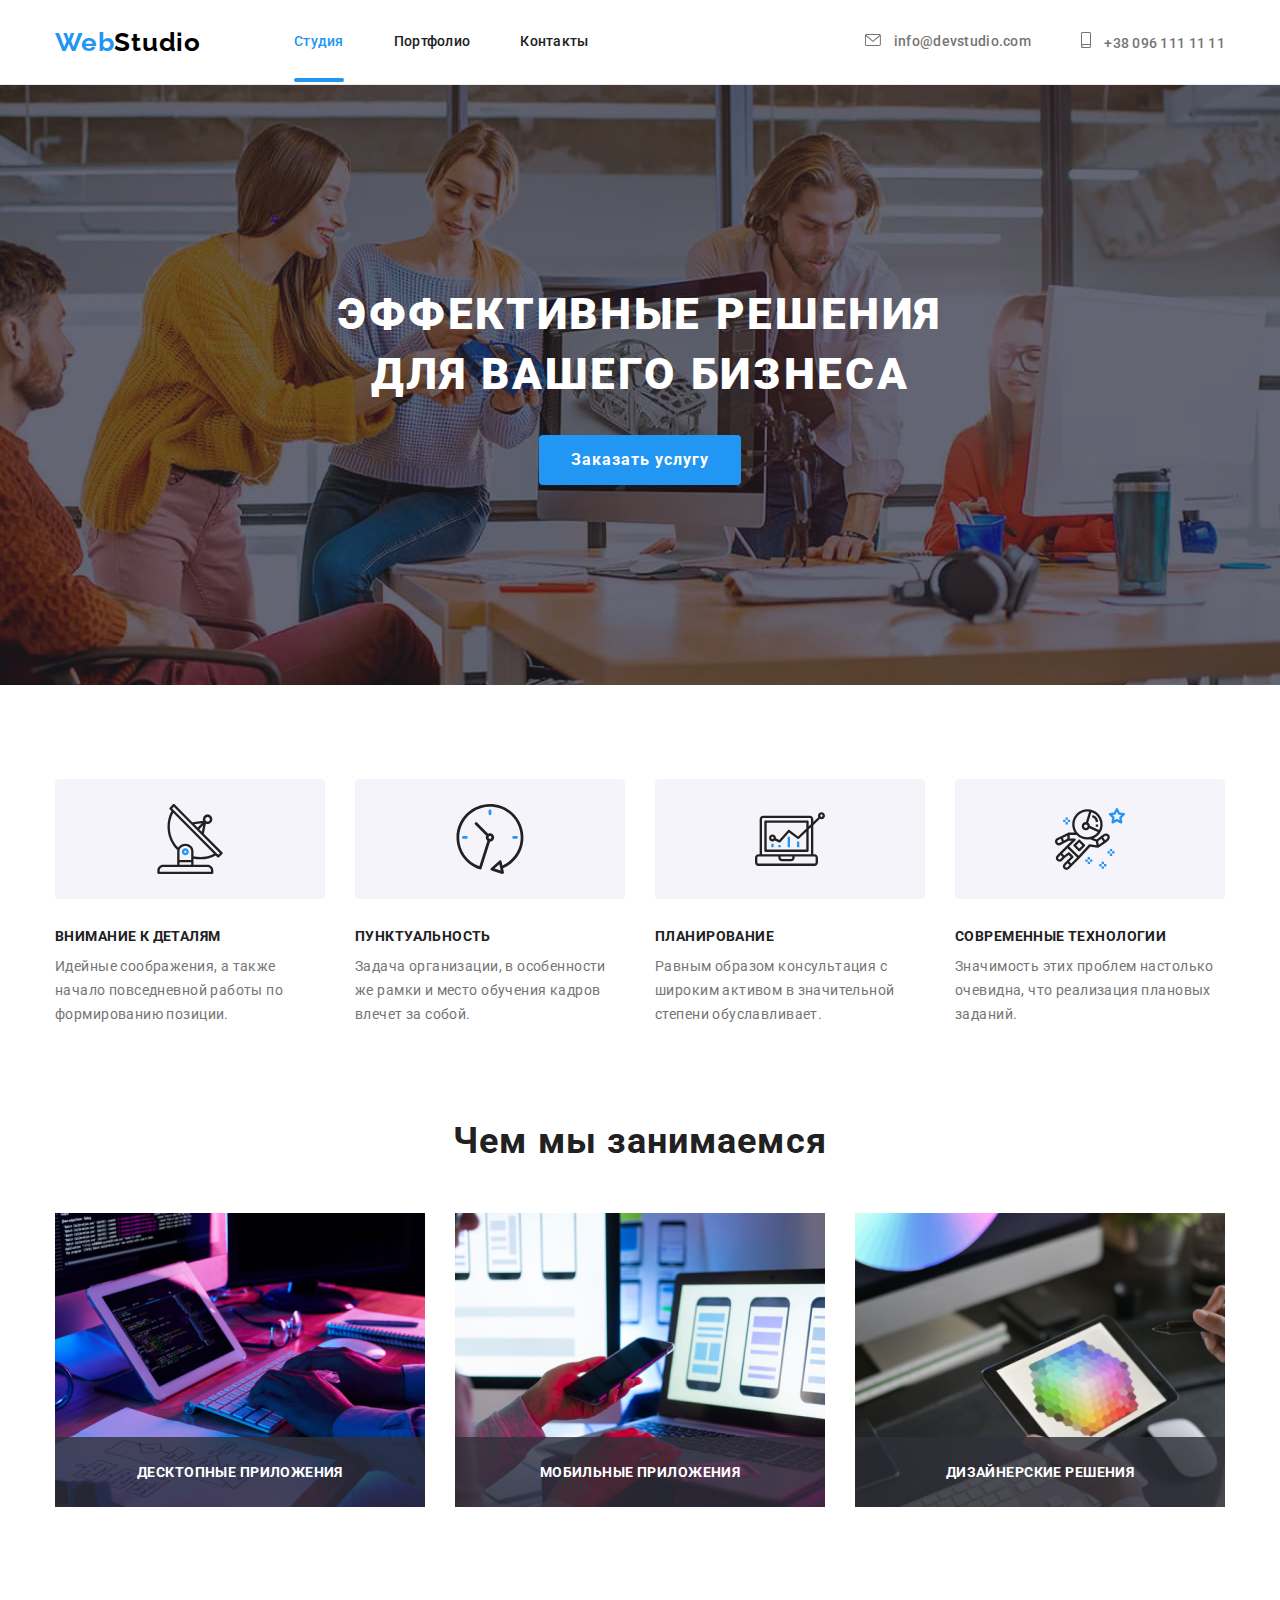
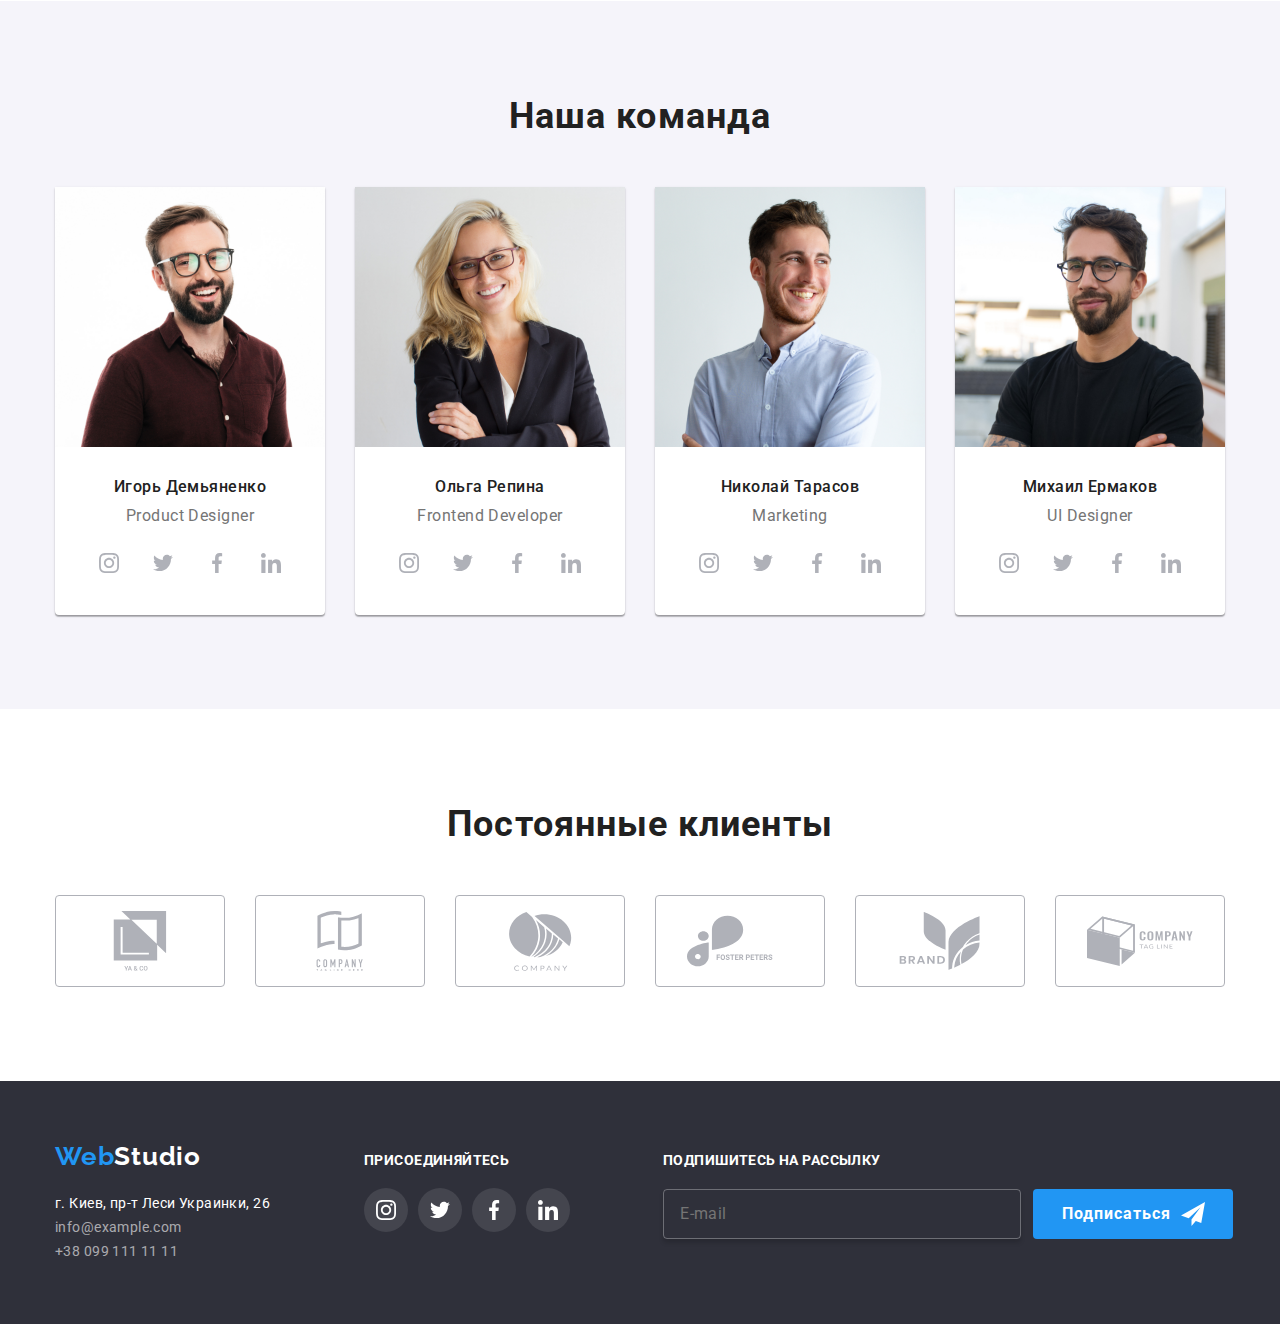
<file: index.html>
<!DOCTYPE html>
<html lang="ru">
  <head>
    <meta charset="UTF-8" />
    <meta http-equiv="X-UA-Compatible" content="IE=edge" />
    <meta name="viewport" content="width=device-width, initial-scale=1.0" />
    <title>Студия</title>
    <link rel="preconnect" href="https://fonts.googleapis.com" />
    <link rel="preconnect" href="https://fonts.gstatic.com" crossorigin />
    <link
      href="https://fonts.googleapis.com/css2?family=Raleway:wght@700&family=Roboto:wght@400;500;700;900&display=swap"
      rel="stylesheet"
    />
    <link
      rel="stylesheet"
      href="https://cdn.jsdelivr.net/npm/modern-normalize@1.1.0/modern-normalize.min.css"
    />
    <link rel="stylesheet" href="./css/styles.css" />
  </head>
  <body>
    <header class="header">
      <div class="container">
        <!--Верхняя линия-->
        <a
          class="logo link"
          href="./index.html"
          aria-label="Логотип сайта"
          lang="en"
          >Web<span class="logo-dark">Studio</span>
        </a>
        <!--Навигация-->
        <nav class="nav">
          <ul class="nav-list list">
            <li class="nav-item">
              <a class="nav-link current link" href="#">Студия</a>
            </li>
            <li class="nav-item">
              <a class="nav-link link" href="./portfolio.html">Портфолио</a>
            </li>
            <li class="nav-item">
              <a class="nav-link link" href="">Контакты</a>
            </li>
          </ul>
        </nav>
        <!--tel+e-mail-->
        <div class="contacts">
          <ul class="contact-list list">
            <li class="contact-item">
              <a class="contact-link link" href="mailto:info@devstudio.com">
                <svg class="icon-mail" width="16" height="12">
                  <use href="./images/icons.svg#icon-mail"></use>
                </svg>
                info@devstudio.com</a
              >
            </li>
            <li class="contact-item">
              <a class="contact-link link" href="tel:+380961111111">
                <svg class="icon-smartphone" width="10" height="16">
                  <use href="./images/icons.svg#icon-smartphone"></use>
                </svg>
                +38 096 111 11 11</a
              >
            </li>
          </ul>
        </div>
      </div>
    </header>

    <main>
      <!--Секция Герой-->
      <section class="hero">
        <div class="container">
          <h1 class="hero-title">Эффективные решения для вашего бизнеса</h1>
          <button class="hero-btn" type="button" data-modal-open>
            Заказать услугу
          </button>
        </div>
        <!-- Модальное окно -->
        <div class="backdrop is-hidden" data-modal>
          <div class="modal">
            <button class="modal-close-btn" type="button" data-modal-close>
              <svg width="18" height="18">
                <use href="./images/icons.svg#icon-close"></use>
              </svg>
            </button>
            <b class="modal-title">Оставьте свои данные, мы вам перезвоним</b>
            <form class="modal-form">
              <label class="modal-form-group">
                <span class="modal-form-label">Имя</span>
                <input
                  class="modal-form-input"
                  type="text"
                  name="client-name"
                  minlength="2"
                  required
                />
                <svg class="modal-form-icon" width="18" height="18">
                  <use href="./images/icons.svg#icon-modal-person"></use>
                </svg>
              </label>
              <label class="modal-form-group">
                <span class="modal-form-label">Телефон</span>
                <input
                  class="modal-form-input"
                  type="tel"
                  name="client-phone"
                  required
                />
                <svg class="modal-form-icon" width="18" height="18">
                  <use href="./images/icons.svg#icon-modal-phone"></use>
                </svg>
              </label>
              <label class="modal-form-group">
                <span class="modal-form-label">Почта</span>
                <input
                  class="modal-form-input"
                  type="email"
                  name="client-email"
                  required
                />
                <svg class="modal-form-icon" width="18" height="18">
                  <use href="./images/icons.svg#icon-modal-email"></use>
                </svg>
              </label>
              <label class="modal-form-group">
                <span class="modal-form-label">Комментарий</span>
                <textarea
                  class="modal-form-input modal-textarea"
                  name="client-coment"
                  rows="6"
                  placeholder="Введите текст"
                ></textarea>
              </label>
              <label class="modal-policy-group">
                <input
                  class="modal-form-checkbox visually-hidden"
                  type="checkbox"
                  name="agreement"
                />
                <span
                  class="custom-checkbox"
                  role="checkbox"
                  aria-checked="false"
                >
                  <svg class="icon-check" width="16" height="15">
                    <use href="./images/icons.svg#icon-check"></use>
                  </svg>
                </span>
                <span class="form-agreement-text"
                  >Соглашаюсь с рассылкой и принимаю
                  <a class="form-agreement-link" href="#">Условия договора</a>
                </span>
              </label>
              <button class="modal-submit-btn" type="submit">Отправить</button>
            </form>
          </div>
        </div>
      </section>

      <!--Особенности-->
      <section class="features">
        <div class="container">
          <h2 class="features-title" hidden>Особенности</h2>
          <ul class="features-list list">
            <li class="features-item">
              <div class="features-box">
                <svg width="70" height="70">
                  <use href="./images/icons.svg#icon-antenna"></use>
                </svg>
              </div>
              <h3 class="features-item-title">Внимание к деталям</h3>
              <p class="features-text">
                Идейные соображения, а также начало повседневной работы по
                формированию позиции.
              </p>
            </li>
            <li class="features-item">
              <div class="features-box">
                <svg width="70" height="70">
                  <use href="./images/icons.svg#icon-clock"></use>
                </svg>
              </div>
              <h3 class="features-item-title">Пунктуальность</h3>
              <p class="features-text">
                Задача организации, в особенности же рамки и место обучения
                кадров влечет за собой.
              </p>
            </li>
            <li class="features-item">
              <div class="features-box">
                <svg width="70" height="70">
                  <use href="./images/icons.svg#icon-diagram"></use>
                </svg>
              </div>
              <h3 class="features-item-title">Планирование</h3>
              <p class="features-text">
                Равным образом консультация с широким активом в значительной
                степени обуславливает.
              </p>
            </li>
            <li class="features-item">
              <div class="features-box">
                <svg width="70" height="70">
                  <use href="./images/icons.svg#icon-astronaut"></use>
                </svg>
              </div>
              <h3 class="features-item-title">Современные технологии</h3>
              <p class="features-text">
                Значимость этих проблем настолько очевидна, что реализация
                плановых заданий.
              </p>
            </li>
          </ul>
        </div>
      </section>

      <!--Чем мы занимаемся-->
      <section class="services">
        <div class="container">
          <h2 class="services-title">Чем мы занимаемся</h2>
          <ul class="services-list list">
            <li class="services-item">
              <img
                src="./images/we-do/workPC.jpg"
                alt="work PC"
                width="370"
                height="294"
              />
              <p class="service-description">Десктопные приложения</p>
            </li>
            <li class="services-item">
              <img
                src="./images/we-do/workPhone.jpg"
                alt="work Phone"
                width="370"
                height="294"
              />
              <p class="service-description">Мобильные приложения</p>
            </li>
            <li class="services-item">
              <img
                src="./images/we-do/workTablet.jpg"
                alt="work Tablet"
                width="370"
                height="294"
              />
              <p class="service-description">Дизайнерские решения</p>
            </li>
          </ul>
        </div>
      </section>

      <!--Список членов команды-->
      <section class="team">
        <div class="container">
          <h2 class="team-title">Наша команда</h2>
          <ul class="team-list list">
            <li class="team-item">
              <img
                src="./images/team/photo1.jpg"
                alt="Игорь Демьяненко - Product Designer"
                width="270"
                height="260"
              />
              <div class="team-content">
                <h3 class="team-subtitle">Игорь Демьяненко</h3>
                <p class="team-text" lang="en">Product Designer</p>
                <ul class="team-social-list list">
                  <li class="team-social-item">
                    <a href="#" class="team-social-link link">
                      <svg class="team-social-icon" width="20" height="20">
                        <use href="./images/icons.svg#icon-instagram"></use>
                      </svg>
                    </a>
                  </li>
                  <li class="team-social-item">
                    <a href="#" class="team-social-link link">
                      <svg class="team-social-icon" width="20" height="20">
                        <use href="./images/icons.svg#icon-twitter"></use>
                      </svg>
                    </a>
                  </li>
                  <li class="team-social-item">
                    <a href="#" class="team-social-link link">
                      <svg class="team-social-icon" width="20" height="20">
                        <use href="./images/icons.svg#icon-facebook"></use>
                      </svg>
                    </a>
                  </li>
                  <li class="team-social-item">
                    <a href="#" class="team-social-link link">
                      <svg class="team-social-icon" width="20" height="20">
                        <use href="./images/icons.svg#icon-linkedin"></use>
                      </svg>
                    </a>
                  </li>
                </ul>
              </div>
            </li>
            <li class="team-item">
              <img
                src="./images/team/photo2.jpg"
                alt="Ольга Репина - Frontend Developer"
                width="270"
                height="260"
              />
              <div class="team-content">
                <h3 class="team-subtitle">Ольга Репина</h3>
                <p class="team-text" lang="en">Frontend Developer</p>
                <ul class="team-social-list list">
                  <li class="team-social-item">
                    <a href="#" class="team-social-link link">
                      <svg class="team-social-icon" width="20" height="20">
                        <use href="./images/icons.svg#icon-instagram"></use>
                      </svg>
                    </a>
                  </li>
                  <li class="team-social-item">
                    <a href="#" class="team-social-link link">
                      <svg class="team-social-icon" width="20" height="20">
                        <use href="./images/icons.svg#icon-twitter"></use>
                      </svg>
                    </a>
                  </li>
                  <li class="team-social-item">
                    <a href="#" class="team-social-link link">
                      <svg class="team-social-icon" width="20" height="20">
                        <use href="./images/icons.svg#icon-facebook"></use>
                      </svg>
                    </a>
                  </li>
                  <li class="team-social-item">
                    <a href="#" class="team-social-link link">
                      <svg class="team-social-icon" width="20" height="20">
                        <use href="./images/icons.svg#icon-linkedin"></use>
                      </svg>
                    </a>
                  </li>
                </ul>
              </div>
            </li>
            <li class="team-item">
              <img
                src="./images/team/photo3.jpg"
                alt="Николай Тарасов - Marketing"
                width="270"
                height="260"
              />
              <div class="team-content">
                <h3 class="team-subtitle">Николай Тарасов</h3>
                <p class="team-text" lang="en">Marketing</p>
                <ul class="team-social-list list">
                  <li class="team-social-item">
                    <a href="#" class="team-social-link link">
                      <svg class="team-social-icon" width="20" height="20">
                        <use href="./images/icons.svg#icon-instagram"></use>
                      </svg>
                    </a>
                  </li>
                  <li class="team-social-item">
                    <a href="#" class="team-social-link link">
                      <svg class="team-social-icon" width="20" height="20">
                        <use href="./images/icons.svg#icon-twitter"></use>
                      </svg>
                    </a>
                  </li>
                  <li class="team-social-item">
                    <a href="#" class="team-social-link link">
                      <svg class="team-social-icon" width="20" height="20">
                        <use href="./images/icons.svg#icon-facebook"></use>
                      </svg>
                    </a>
                  </li>
                  <li class="team-social-item">
                    <a href="#" class="team-social-link link">
                      <svg class="team-social-icon" width="20" height="20">
                        <use href="./images/icons.svg#icon-linkedin"></use>
                      </svg>
                    </a>
                  </li>
                </ul>
              </div>
            </li>
            <li class="team-item">
              <img
                src="./images/team/photo4.jpg"
                alt="Михаил Ермаков - UI Designer"
                width="270"
                height="260"
              />
              <div class="team-content">
                <h3 class="team-subtitle">Михаил Ермаков</h3>
                <p class="team-text" lang="en">UI Designer</p>
                <ul class="team-social-list list">
                  <li class="team-social-item">
                    <a href="#" class="team-social-link link">
                      <svg class="team-social-icon" width="20" height="20">
                        <use href="./images/icons.svg#icon-instagram"></use>
                      </svg>
                    </a>
                  </li>
                  <li class="team-social-item">
                    <a href="#" class="team-social-link link">
                      <svg class="team-social-icon" width="20" height="20">
                        <use href="./images/icons.svg#icon-twitter"></use>
                      </svg>
                    </a>
                  </li>
                  <li class="team-social-item">
                    <a href="#" class="team-social-link link">
                      <svg class="team-social-icon" width="20" height="20">
                        <use href="./images/icons.svg#icon-facebook"></use>
                      </svg>
                    </a>
                  </li>
                  <li class="team-social-item">
                    <a href="#" class="team-social-link link">
                      <svg class="team-social-icon" width="20" height="20">
                        <use href="./images/icons.svg#icon-linkedin"></use>
                      </svg>
                    </a>
                  </li>
                </ul>
              </div>
            </li>
          </ul>
        </div>
      </section>
      <!-- Our clients -->
      <section class="clients">
        <div class="container">
          <h2 class="clients-title">Постоянные клиенты</h2>
          <div class="clients-container">
            <ul class="clients-list list">
              <li class="clients-item">
                <a href="#" class="clients-link">
                  <svg class="clients-icon" width="106" height="60">
                    <use href="./images/icons.svg#icon-company-1"></use>
                  </svg>
                </a>
              </li>
              <li class="clients-item">
                <a href="#" class="clients-link">
                  <svg class="clients-icon" width="106" height="60">
                    <use href="./images/icons.svg#icon-company-2"></use>
                  </svg>
                </a>
              </li>
              <li class="clients-item">
                <a href="#" class="clients-link">
                  <svg class="clients-icon" width="106" height="60">
                    <use href="./images/icons.svg#icon-company-3"></use>
                  </svg>
                </a>
              </li>
              <li class="clients-item">
                <a href="#" class="clients-link">
                  <svg class="clients-icon" width="106" height="60">
                    <use href="./images/icons.svg#icon-company-4"></use>
                  </svg>
                </a>
              </li>
              <li class="clients-item">
                <a href="#" class="clients-link">
                  <svg class="clients-icon" width="106" height="60">
                    <use href="./images/icons.svg#icon-company-5"></use>
                  </svg>
                </a>
              </li>
              <li class="clients-item">
                <a href="#" class="clients-link">
                  <svg class="clients-icon" width="106" height="60">
                    <use href="./images/icons.svg#icon-company-6"></use>
                  </svg>
                </a>
              </li>
            </ul>
          </div>
        </div>
      </section>
    </main>

    <!--Подвал, контакты-->
    <footer class="footer">
      <!--Лого-->
      <div class="container">
        <div class="logo-box">
          <a
            class="logo link logo-footer"
            href="./index.html"
            aria-label="Логотип сайта"
            lang="en"
            >Web<span class="logo-light">Studio</span>
          </a>
          <address class="address">
            <ul class="list">
              <li>
                <a
                  class="address-text"
                  target="_blank"
                  href="https://goo.gl/maps/DQ1r9ML3YU5eXVheA"
                  >г. Киев, пр-т Леси Украинки, 26</a
                >
              </li>
              <li>
                <a class="address-link link" href="mailto:info@example.com"
                  >info@example.com</a
                >
              </li>
              <li>
                <a class="address-link link" href="tel:+380991111111"
                  >+38 099 111 11 11</a
                >
              </li>
            </ul>
          </address>
        </div>
        <div class="join-box">
          <h3 class="join-title">присоединяйтесь</h3>
          <ul class="join-list list">
            <li class="join-item">
              <a href="#" class="join-link link">
                <svg class="join-icon" width="20" height="20">
                  <use href="./images/icons.svg#icon-instagram"></use>
                </svg>
              </a>
            </li>
            <li class="join-item">
              <a href="#" class="join-link link">
                <svg class="join-icon" width="20" height="20">
                  <use href="./images/icons.svg#icon-twitter"></use>
                </svg>
              </a>
            </li>
            <li class="join-item">
              <a href="#" class="join-link link">
                <svg class="join-icon" width="20" height="20">
                  <use href="./images/icons.svg#icon-facebook"></use>
                </svg>
              </a>
            </li>
            <li class="join-item">
              <a href="#" class="join-link link">
                <svg class="join-icon" width="20" height="20">
                  <use href="./images/icons.svg#icon-linkedin"></use>
                </svg>
              </a>
            </li>
          </ul>
        </div>
        <div class="subscribe-box">
          <b class="subscribe-tittle">Подпишитесь на рассылку</b>
          <form class="subscribe-form">
            <label for="client-email">
              <input
                class="subscribe-input-email"
                type="email"
                name="client-email"
                id="client-email"
                placeholder="E-mail"
              />
            </label>
            <button type="submit" class="subscribe-btn">
              Подписаться
              <svg class="icon-send" width="24" height="24">
                <use href="./images/icons.svg#icon-send"></use>
              </svg>
            </button>
          </form>
        </div>
      </div>
    </footer>
    <script src="./js/modal.js"></script>
  </body>
</html>
</file>
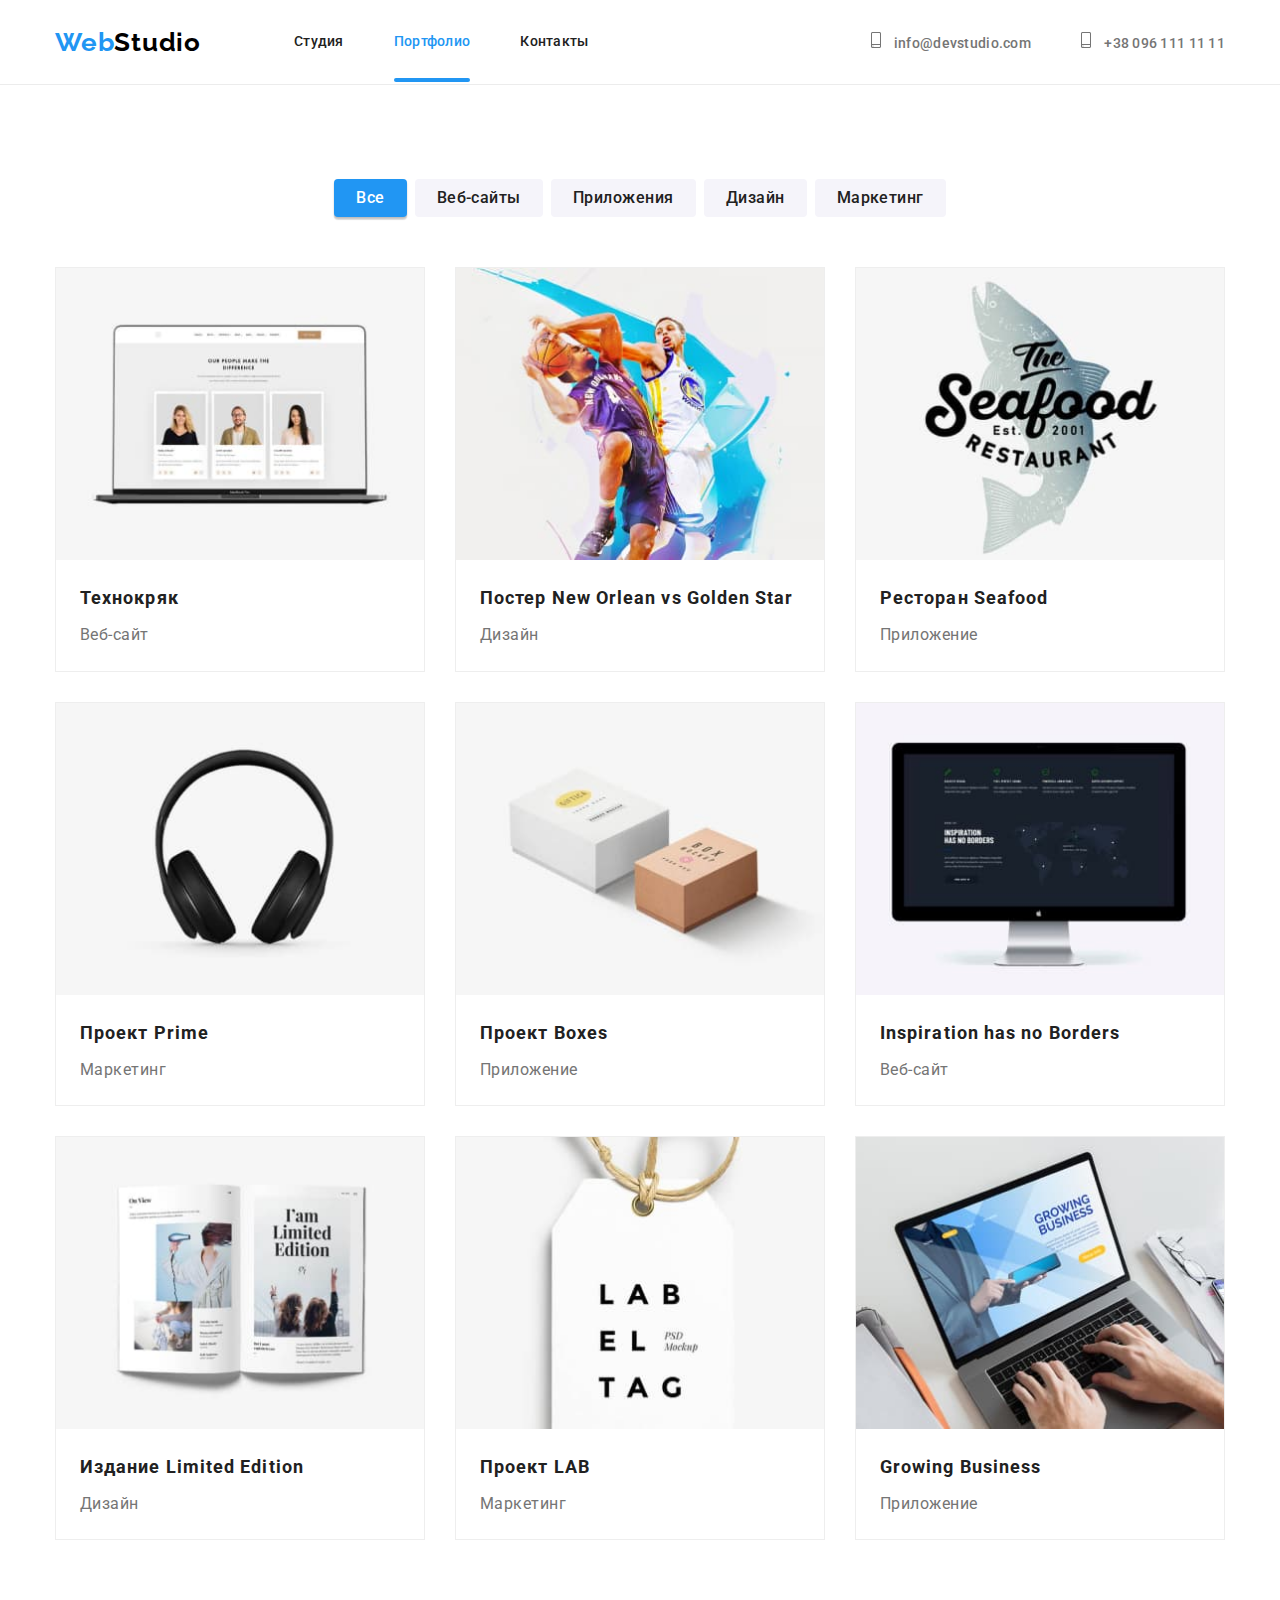
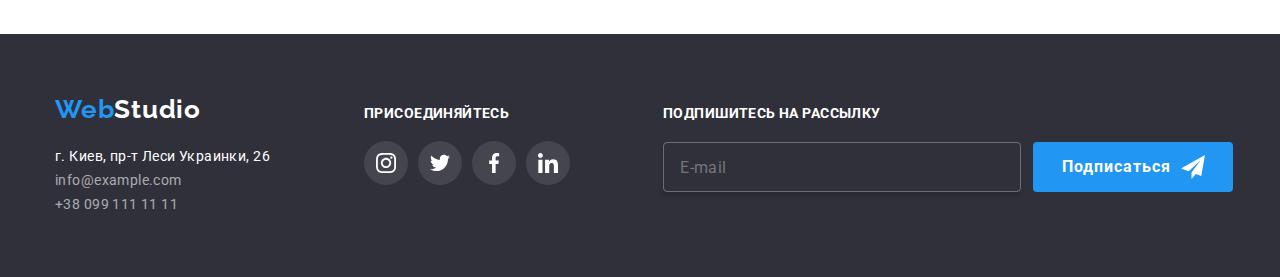
<file: portfolio.html>
<!DOCTYPE html>
<html lang="ru">
  <head>
    <meta charset="UTF-8" />
    <meta http-equiv="X-UA-Compatible" content="IE=edge" />
    <meta name="viewport" content="width=device-width, initial-scale=1.0" />
    <title>Портфолио</title>
    <link rel="preconnect" href="https://fonts.googleapis.com" />
    <link rel="preconnect" href="https://fonts.gstatic.com" crossorigin />
    <link
      href="https://fonts.googleapis.com/css2?family=Raleway:wght@700&family=Roboto:wght@400;500;700;900&display=swap"
      rel="stylesheet"
    />
    <link
      rel="stylesheet"
      href="https://cdn.jsdelivr.net/npm/modern-normalize@1.1.0/modern-normalize.min.css"
    />
    <link rel="stylesheet" href="./css/styles.css" />
  </head>
  <body>
    <header class="header">
      <div class="container">
        <!--Верхняя линия-->
        <a
          class="logo link"
          href="./index.html"
          aria-label="Логотип сайта"
          lang="en"
          >Web<span class="logo-dark">Studio</span>
        </a>
        <!--Навигация-->
        <nav class="nav">
          <ul class="nav-list list">
            <li class="nav-item">
              <a class="nav-link link" href="./index.html">Студия</a>
            </li>
            <li class="nav-item">
              <a class="nav-link current link" href="./portfolio.html"
                >Портфолио</a
              >
            </li>
            <li class="nav-item">
              <a class="nav-link link" href="">Контакты</a>
            </li>
          </ul>
        </nav>
        <!--tel+e-mail-->
        <div class="contacts">
          <ul class="contact-list list">
            <li class="contact-item">
              <a class="contact-link link" href="mailto:info@devstudio.com">
                <svg class="icon-smartphone" width="10" height="16">
                  <use href="./images/icons.svg#icon-smartphone"></use>
                </svg>
                info@devstudio.com</a
              >
            </li>
            <li class="contact-item">
              <a class="contact-link link" href="tel:+380961111111">
                <svg class="icon-smartphone" width="10" height="16">
                  <use href="./images/icons.svg#icon-smartphone"></use>
                </svg>
                +38 096 111 11 11</a
              >
            </li>
          </ul>
        </div>
      </div>
    </header>

    <main>
      <!--Наши проекты-->
      <section class="btn-filter">
        <div class="container">
          <h1 class="btn-title" hidden>Наши проекты</h1>
          <div class="nav-btn">
            <!--Кнопки фильтров списка проектов-->
            <ul class="btn-list list">
              <li class="btn-item">
                <button class="btn-text current" type="button">Все</button>
              </li>
              <li class="btn-item">
                <button class="btn-text" type="button">Веб-сайты</button>
              </li>
              <li class="btn-item">
                <button class="btn-text" type="button">Приложения</button>
              </li>
              <li class="btn-item">
                <button class="btn-text" type="button">Дизайн</button>
              </li>
              <li class="btn-item">
                <button class="btn-text" type="button">Маркетинг</button>
              </li>
            </ul>
          </div>

          <!--Галерея проектов-->
          <ul class="gallery-list list">
            <li class="gallery-item">
              <a class="gallery-link link" href="#">
                <div class="gallery-img-box">
                  <img
                    src="./images/our-project/tehnokryak.jpg"
                    alt="Интерфейс сайта"
                    width="370"
                    height="294"
                  />
                  <p class="gallery-description">
                    Ресурс предлагает комплексные предложения с разным уровнем
                    функционала и сервисов. Все это позволит посетителю получить
                    исчерпывающие сведения о компании или частном лице.
                  </p>
                </div>
                <div class="gallery-content">
                  <h2 class="gallery-title">Технокряк</h2>
                  <p class="gallery-text">Веб-сайт</p>
                </div>
              </a>
            </li>
            <li class="gallery-item">
              <a class="gallery-link link" href="#">
                <div class="gallery-img-box">
                  <img
                    src="./images/our-project/poster-no-gs.jpg"
                    alt="Баскетболисты"
                    width="370"
                    height="294"
                  />
                  <p class="gallery-description">
                    Ресурс предлагает комплексные предложения с разным уровнем
                    функционала и сервисов. Все это позволит посетителю получить
                    исчерпывающие сведения о компании или частном лице.
                  </p>
                </div>
                <div class="gallery-content">
                  <h2 class="gallery-title">
                    Постер New Orlean vs Golden Star
                  </h2>
                  <p class="gallery-text">Дизайн</p>
                </div>
              </a>
            </li>
            <li class="gallery-item">
              <a class="gallery-link link" href="#">
                <div class="gallery-img-box">
                  <img
                    src="./images/our-project/seafood.jpg"
                    alt="Интерфейс приложения"
                    width="370"
                    height="294"
                  />
                  <p class="gallery-description">
                    Ресурс предлагает комплексные предложения с разным уровнем
                    функционала и сервисов. Все это позволит посетителю получить
                    исчерпывающие сведения о компании или частном лице.
                  </p>
                </div>
                <div class="gallery-content">
                  <h2 class="gallery-title">Ресторан Seafood</h2>
                  <p class="gallery-text">Приложение</p>
                </div>
              </a>
            </li>
            <li class="gallery-item">
              <a class="gallery-link link" href="#">
                <div class="gallery-img-box">
                  <img
                    src="./images/our-project/project-prime.jpg"
                    alt="Наушники"
                    width="370"
                    height="294"
                  />
                  <p class="gallery-description">
                    Ресурс предлагает комплексные предложения с разным уровнем
                    функционала и сервисов. Все это позволит посетителю получить
                    исчерпывающие сведения о компании или частном лице.
                  </p>
                </div>
                <div class="gallery-content">
                  <h2 class="gallery-title">Проект Prime</h2>
                  <p class="gallery-text">Маркетинг</p>
                </div>
              </a>
            </li>
            <li class="gallery-item">
              <a class="gallery-link link" href="#">
                <div class="gallery-img-box">
                  <img
                    src="./images/our-project/project-boxes.jpg"
                    alt="Коробки"
                    width="370"
                    height="294"
                  />
                  <p class="gallery-description">
                    Ресурс предлагает комплексные предложения с разным уровнем
                    функционала и сервисов. Все это позволит посетителю получить
                    исчерпывающие сведения о компании или частном лице.
                  </p>
                </div>
                <div class="gallery-content">
                  <h2 class="gallery-title">Проект Boxes</h2>
                  <p class="gallery-text">Приложение</p>
                </div>
              </a>
            </li>
            <li class="gallery-item">
              <a class="gallery-link link" href="#">
                <div class="gallery-img-box">
                  <img
                    src="./images/our-project/inspitation.jpg"
                    alt="Интерфейс сайта"
                    width="370"
                    height="294"
                  />
                  <p class="gallery-description">
                    Ресурс предлагает комплексные предложения с разным уровнем
                    функционала и сервисов. Все это позволит посетителю получить
                    исчерпывающие сведения о компании или частном лице.
                  </p>
                </div>
                <div class="gallery-content">
                  <h2 class="gallery-title">Inspiration has no Borders</h2>
                  <p class="gallery-text">Веб-сайт</p>
                </div>
              </a>
            </li>
            <li class="gallery-item">
              <a class="gallery-link link" href="#">
                <div class="gallery-img-box">
                  <img
                    src="./images/our-project/limited-publish.jpg"
                    alt="Журнал"
                    width="370"
                    height="294"
                  />
                  <p class="gallery-description">
                    Ресурс предлагает комплексные предложения с разным уровнем
                    функционала и сервисов. Все это позволит посетителю получить
                    исчерпывающие сведения о компании или частном лице.
                  </p>
                </div>
                <div class="gallery-content">
                  <h2 class="gallery-title">Издание Limited Edition</h2>
                  <p class="gallery-text">Дизайн</p>
                </div>
              </a>
            </li>
            <li class="gallery-item">
              <a class="gallery-link link" href="#">
                <div class="gallery-img-box">
                  <img
                    src="./images/our-project/project-lab.jpg"
                    alt="Бирка"
                    width="370"
                    height="294"
                  />
                  <p class="gallery-description">
                    Ресурс предлагает комплексные предложения с разным уровнем
                    функционала и сервисов. Все это позволит посетителю получить
                    исчерпывающие сведения о компании или частном лице.
                  </p>
                </div>
                <div class="gallery-content">
                  <h2 class="gallery-title">Проект LAB</h2>
                  <p class="gallery-text">Маркетинг</p>
                </div>
              </a>
            </li>
            <li class="gallery-item">
              <a class="gallery-link link" href="#">
                <div class="gallery-img-box">
                  <img
                    src="./images/our-project/growing-app.jpg"
                    alt="Ноутбук"
                    width="370"
                    height="294"
                  />
                  <p class="gallery-description">
                    Ресурс предлагает комплексные предложения с разным уровнем
                    функционала и сервисов. Все это позволит посетителю получить
                    исчерпывающие сведения о компании или частном лице.
                  </p>
                </div>
                <div class="gallery-content">
                  <h2 class="gallery-title">Growing Business</h2>
                  <p class="gallery-text">Приложение</p>
                </div>
              </a>
            </li>
          </ul>
        </div>
      </section>
    </main>

    <!--Подвал, контакты-->
    <footer class="footer">
      <!--Лого-->
      <div class="container">
        <div class="logo-box">
          <a
            class="logo link logo-footer"
            href="./index.html"
            aria-label="Логотип сайта"
            lang="en"
            >Web<span class="logo-light">Studio</span>
          </a>
          <address class="address">
            <ul class="list">
              <li>
                <a
                  class="address-text"
                  target="_blank"
                  href="https://goo.gl/maps/DQ1r9ML3YU5eXVheA"
                  >г. Киев, пр-т Леси Украинки, 26</a
                >
              </li>
              <li>
                <a class="address-link link" href="mailto:info@example.com"
                  >info@example.com</a
                >
              </li>
              <li>
                <a class="address-link link" href="tel:+380991111111"
                  >+38 099 111 11 11</a
                >
              </li>
            </ul>
          </address>
        </div>
        <div class="join-box">
          <h3 class="join-title">присоединяйтесь</h3>
          <ul class="join-list list">
            <li class="join-item">
              <a href="#" class="join-link link">
                <svg class="join-icon" width="20" height="20">
                  <use href="./images/icons.svg#icon-instagram"></use>
                </svg>
              </a>
            </li>
            <li class="join-item">
              <a href="#" class="join-link link">
                <svg class="join-icon" width="20" height="20">
                  <use href="./images/icons.svg#icon-twitter"></use>
                </svg>
              </a>
            </li>
            <li class="join-item">
              <a href="#" class="join-link link">
                <svg class="join-icon" width="20" height="20">
                  <use href="./images/icons.svg#icon-facebook"></use>
                </svg>
              </a>
            </li>
            <li class="join-item">
              <a href="#" class="join-link link">
                <svg class="join-icon" width="20" height="20">
                  <use href="./images/icons.svg#icon-linkedin"></use>
                </svg>
              </a>
            </li>
          </ul>
        </div>
        <div class="subscribe-box">
          <b class="subscribe-tittle">Подпишитесь на рассылку</b>
          <form class="subscribe-form">
            <label for="client-email">
              <input
                class="subscribe-input-email"
                type="email"
                name="client-email"
                id="client-email"
                placeholder="E-mail"
              />
            </label>
            <button class="subscribe-btn">
              Подписаться
              <svg class="icon-send" width="24" height="24">
                <use href="./images/icons.svg#icon-send"></use>
              </svg>
            </button>
          </form>
        </div>
      </div>
    </footer>
  </body>
</html>
</file>
<file: css/styles.css>
:root {
  --main-font: "Roboto", sans-serif;
  --secondary-font: "Raleway", sans-serif;

  /*Text colors */
  --accent-color: #2196f3;
  --main-text-color: #757575;
  --secondary-text-color: #212121;
  --third-color: #ffffff;

  /*Background colors */
  --main-bg-color: #ffffff;
  --secondary-bg-color: #f5f4fa;
  --dark-bg-color: #2f303a;
  --hero-btn-hover: #188ce8;
  --gallery-item-border: #eeeeee;
  --main-icon-color: #afb1b8;
  --modal-backdrop: rgba(0, 0, 0, 0.2);
  --modal-btn-bg: rgba(0, 0, 0, 0.1);
}

body {
  color: var(--main-text-color);
  font-family: var(--main-font);
  font-size: 14px;
  letter-spacing: 0.03em;
}

h1,
h2,
h3,
h4,
h5,
h6,
p,
ul {
  margin: 0;
  padding: 0;
}

img {
  display: block;
  max-width: 100%;
  height: auto;
}
.visually-hidden {
  position: absolute;
  width: 1px;
  height: 1px;
  margin: -1px;
  border: 0;
  padding: 0;

  white-space: nowrap;
  clip-path: inset(100%);
  clip: rect(0 0 0 0);
  overflow: hidden;
}

.link {
  text-decoration: none;
  color: currentColor;
}
.link:hover,
.link:focus {
  color: var(--accent-color);
}
.list {
  list-style: none;
}

/* ---Студия---*/
.services-title,
.team-title,
.clients-title {
  font-weight: 700;
  font-size: 36px;
  line-height: 1.17;
  text-align: center;
  letter-spacing: 0.03em;
  color: var(--secondary-text-color);
}

.container {
  margin-left: auto;
  margin-right: auto;
  width: 1200px;
  padding: 0 15px;
  /* outline: 2px solid tomato; */
}

/* Хедер */
.header {
  background-color: var(--main-bg-color);
  border-bottom: 1px solid #ececec;
}

.header > .container {
  display: flex;
  align-items: center;
}
.logo {
  font-family: var(--secondary-font);
  font-weight: 700;
  font-size: 26px;
  line-height: 1.19;
  letter-spacing: 0.03em;
  color: var(--accent-color);

  margin-right: 93px;
}
.logo-dark {
  color: #000000;
}

/* Навигация */
.nav-link,
.contact-link {
  display: block;
  padding: 32px 0;

  font-weight: 500;
  font-size: 14px;
  line-height: 1.14;
  letter-spacing: 0.02em;
  transition: all 250ms cubic-bezier(0.4, 0, 0.2, 1);
}
.nav-link {
  position: relative;
  color: var(--secondary-text-color);
}
.nav-link.current {
  color: var(--accent-color);
}
.nav-link.current::after {
  position: absolute;
  bottom: 0;
  left: 0;
  content: "";
  display: block;
  width: 100%;
  height: 4px;
  background: var(--accent-color);
  border-radius: 2px;
}
.nav-list {
  display: flex;
  align-items: center;
}
.nav-item {
  margin-right: 50px;
}
.nav-item:last-child {
  margin-right: 0;
}
.contacts {
  display: flex;
  align-items: center;
  margin-left: auto;
}
.contact-link {
  color: var(--main-text-color);
}
.contact-list {
  display: flex;
  align-items: center;
}
.contact-item {
  margin-right: 50px;
}
.contact-item:last-child {
  margin-right: 0;
}
.icon-mail,
.icon-smartphone {
  margin-right: 10px;
  fill: currentColor;
}
.icon-mail:hover,
.icon-smartphone:hover {
  fill: currentColor;
}

/* Секция Герой */
.hero {
  padding-top: 200px;
  padding-bottom: 200px;
  text-align: center;
  /* background-color: var(--dark-bg-color); */
  background-image: linear-gradient(
      to right,
      rgba(47, 48, 58, 0.4),
      rgba(47, 48, 58, 0.4)
    ),
    url(../images/hero/hero-bg.jpg);
  background-repeat: no-repeat;
  background-position: center;
  max-width: 1600px;
  max-height: 600px;
  margin-left: auto;
  margin-right: auto;
}
.hero-title {
  width: 696px;
  align-items: center;
  margin-left: auto;
  margin-right: auto;
  margin-bottom: 30px;
  font-weight: 900;
  font-size: 44px;
  line-height: 1.36;
  letter-spacing: 0.06em;
  text-transform: uppercase;
  color: var(--third-color);
}
.hero-btn {
  padding: 10px 32px;
  font-weight: 700;
  font-size: 16px;
  line-height: 1.88;
  letter-spacing: 0.06em;
  color: var(--third-color);
  background-color: var(--accent-color);
  border: none;
  border-radius: 4px;
  transition-property: background;
  transition-duration: 250ms;
  transition-timing-function: cubic-bezier(0.4, 0, 0.2, 1);
}
.hero-btn:hover,
.hero-btn:focus {
  color: var(--third-color);
  background-color: var(--hero-btn-hover);
}
.backdrop {
  position: fixed;
  top: 0;
  left: 0;
  width: 100%;
  height: 100%;
  background-color: var(--modal-backdrop);
  transition: all 250ms cubic-bezier(0.4, 0, 0.2, 1);
  z-index: 2;
}
.backdrop.is-hidden {
  visibility: hidden;
  opacity: 0;
  pointer-events: none;
}
.modal {
  position: absolute;
  top: 50%;
  left: 50%;
  transform: translate(-50%, -50%) scale(1.1);
  width: 528px;
  height: 581px;
  padding: 40px;
  background-color: var(--main-bg-color);
  box-shadow: 0px 1px 3px rgba(0, 0, 0, 0.12), 0px 1px 1px rgba(0, 0, 0, 0.14),
    0px 2px 1px rgba(0, 0, 0, 0.2);
  border-radius: 4px;
}

.modal-close-btn {
  position: absolute;
  top: 8px;
  right: 8px;
  display: flex;
  align-items: center;
  justify-content: center;
  width: 30px;
  height: 30px;
  background: var(--main-bg-color);
  border: 1px solid var(--modal-btn-bg);
  border-radius: 50%;
  cursor: pointer;
  transition: all 250ms cubic-bezier(0.4, 0, 0.2, 1);
}
.modal-close-btn:hover,
.modal-close-btn:focus {
  fill: var(--accent-color);
}
.modal-title {
  display: block;
  margin-bottom: 12px;

  font-weight: 700;
  font-size: 20px;
  line-height: 23px;
  text-align: center;
  letter-spacing: 0.03em;
  color: var(--secondary-text-color);
}
.modal-form-group {
  position: relative;
  display: block;
  margin-bottom: 10px;
}
.modal-form-label {
  display: inline-block;
  width: 100%;
  margin-bottom: 4px;

  font-weight: 400;
  font-size: 12px;
  line-height: 1.17;
  letter-spacing: 0.01em;
  text-align: start;
  color: var(--main-text-color);
}
.modal-form-input {
  width: 100%;
  padding: 12px 42px;
  border: 1px solid rgba(33, 33, 33, 0.2);
  border-radius: 4px;
  outline: transparent;
  transition: all 250ms cubic-bezier(0.4, 0, 0.2, 1);
}
.modal-form-icon {
  position: absolute;
  bottom: 11px;
  left: 12px;
}
.modal-form-input:hover,
.modal-form-input:focus {
  box-shadow: 0px 1px 3px rgba(0, 0, 0, 0.12), 0px 1px 1px rgba(0, 0, 0, 0.14),
    0px 2px 1px rgba(0, 0, 0, 0.2);
}
.modal-form-input:hover,
.modal-form-input:hover + .modal-form-icon,
.modal-form-input:focus,
.modal-form-input:focus + .modal-form-icon {
  border-color: var(--accent-color);
  fill: var(--accent-color);
}
.modal-textarea {
  padding: 12px 16px;

  font-weight: 400;
  font-size: 14px;
  line-height: 1.14;
  letter-spacing: 0.01em;
  color: rgba(117, 117, 117, 0.5);
  resize: none;
}
.modal-policy-group {
  display: flex;
  align-items: center;
  justify-content: center;
  margin-bottom: 30px;
}
.custom-checkbox {
  display: flex;
  align-items: center;
  justify-content: center;
  width: 16px;
  height: 15px;
  margin-right: 9px;

  border-radius: 4px;
  border: 2px solid var(--secondary-text-color);
  cursor: pointer;

  transition: all 250ms cubic-bezier(0.4, 0, 0.2, 1);
}
.modal-form-checkbox:hover + .custom-checkbox,
.modal-form-checkbox:focus + .custom-checkbox {
  border: 2px solid var(--accent-color);
  box-shadow: 0px 1px 3px rgba(0, 0, 0, 0.12), 0px 1px 1px rgba(0, 0, 0, 0.14),
    0px 2px 1px rgba(0, 0, 0, 0.2);
}

.modal-form-checkbox:checked + .custom-checkbox {
  background-color: var(--accent-color);
  border: 2px solid var(--accent-color);
}
.icon-check {
  opacity: 0;
  transition: fill 250ms cubic-bezier(0.4, 0, 0.2, 1);
  fill: var(--main-bg-color);
}
.modal-form-checkbox:checked + .custom-checkbox .icon-check {
  opacity: 1;
}
.form-agreement-text {
  font-weight: 400;
  font-size: 14px;
  line-height: 1.7;
  letter-spacing: 0.03em;
  color: var(--main-text-color);
}
.form-agreement-link {
  text-decoration: underline;
  color: var(--accent-color);
}
.modal-submit-btn {
  display: block;
  width: 200px;
  height: 50px;
  margin: 0 auto;

  font-weight: 700;
  font-size: 16px;
  line-height: 1.9;
  letter-spacing: 0.06em;
  color: var(--third-color);
  background: var(--accent-color);

  border: none;
  border-radius: 4px;
  box-shadow: 0px 4px 4px rgba(0, 0, 0, 0.15);

  transition: all 250ms cubic-bezier(0.4, 0, 0.2, 1);
}
.modal-submit-btn:hover,
.modal-submit-btn:focus {
  color: var(--main-bg-color);
  background-color: var(--hero-btn-hover);
}
/* Особености */ /* Чем мы занимаемся */
.features-list,
.services-list {
  display: flex;
  align-items: center;
  margin-left: auto;
}
.features-item {
  margin-right: 30px;
  width: 270px;
}
.features-item:last-child {
  margin-right: 0;
}
.features {
  padding-top: 94px;
  padding-bottom: 94px;
  background-color: var(--main-bg-color);
}

.features-item-title {
  margin-bottom: 10px;
  font-weight: 700;
  font-size: 14px;
  line-height: 1.14;
  letter-spacing: 0.03em;
  text-transform: uppercase;
  color: var(--secondary-text-color);
}
.features-text {
  font-weight: 400;
  font-size: 14px;
  line-height: 1.71;
  letter-spacing: 0.03em;
  color: var(--main-text-color);
}
.features-box {
  display: flex;
  width: 270px;
  height: 120px;
  background-color: var(--secondary-bg-color);
  align-items: center;
  justify-content: center;
  border-radius: 4px;
  margin-bottom: 30px;
}
.services {
  padding-bottom: 94px;
  background-color: var(--main-bg-color);
}
.services-title {
  margin-bottom: 50px;
}
.services-item {
  position: relative;
  margin-right: 30px;
}
.services-item:last-child {
  margin-right: 0;
}
.service-description {
  position: absolute;
  left: 0;
  bottom: 0;
  display: block;
  width: 100%;
  padding-top: 27px;
  padding-bottom: 27px;
  font-weight: 700;
  font-size: 14px;
  line-height: 16px;
  text-align: center;
  letter-spacing: 0.03em;
  text-transform: uppercase;
  color: var(--third-color);
  background-color: rgba(47, 48, 58, 0.8);
}
/* Наша команда */
.team {
  padding: 94px 0;
  background-color: var(--secondary-bg-color);
}
.team-title {
  margin-bottom: 50px;
}
.team-list {
  display: flex;
  align-items: center;
}
.team-item {
  margin-right: 30px;
  background-color: var(--main-bg-color);
  box-shadow: 0px 1px 3px rgba(0, 0, 0, 0.12), 0px 1px 1px rgba(0, 0, 0, 0.14),
    0px 2px 1px rgba(0, 0, 0, 0.2);
  border-radius: 0px 0px 4px 4px;
}
.team-item:last-child {
  margin-right: 0;
}
.team-subtitle {
  margin-bottom: 10px;
  font-weight: 500;
  font-size: 16px;
  line-height: 1.19;
  text-align: center;
  letter-spacing: 0.03em;
  color: var(--secondary-text-color);
}
.team-text {
  font-weight: 400;
  font-size: 16px;
  line-height: 1.19;
  text-align: center;
  letter-spacing: 0.03em;
  color: var(--main-text-color);
  margin-bottom: 16px;
}
.team-content {
  padding-top: 30px;
  padding-bottom: 30px;
  display: flex;
  flex-direction: column;
  width: 270px;
  align-items: center;
}
.team-social-list {
  display: flex;
}
.team-social-item {
  display: flex;
  margin-right: 10px;
}
.team-social-item:last-child {
  margin-right: 0;
}
.team-social-link {
  width: 44px;
  height: 44px;
  fill: var(--main-icon-color);
  display: flex;
  border-radius: 50%;
  align-items: center;
  justify-content: center;
  transition: all 250ms cubic-bezier(0.4, 0, 0.2, 1);
}
.team-social-link:hover,
.team-social-link:focus {
  background-color: var(--accent-color);
  fill: var(--main-bg-color);
}
/* Секция "Наши клиенты" */
.clients {
  padding: 94px 0;
}
.clients-title {
  margin-bottom: 50px;
}
.clients-list {
  display: flex;
}
.clients-item {
  display: flex;
  margin-right: 30px;
}
.clients-item:last-child {
  margin-right: 0;
}
.clients-link {
  display: flex;
  width: 170px;
  height: 92px;
  border: 1px solid var(--main-icon-color);
  align-items: center;
  justify-content: center;
  fill: var(--main-icon-color);
  border-radius: 4px;
  transition: all 250ms cubic-bezier(0.4, 0, 0.2, 1);
}
.clients-link:hover,
.clients-link:focus {
  border: 1px solid var(--accent-color);
  fill: var(--accent-color);
}
/* Подвал */
.footer {
  padding: 60px 0;
  background-color: var(--dark-bg-color);
  box-sizing: border-box;
}
.footer > .container {
  display: flex;
  justify-content: flex-start;
  align-items: baseline;
}
.logo-box {
  margin-right: 70px;
  display: flex;
  flex-direction: column;
}
.logo-light {
  color: var(--third-color);
}
.logo-footer {
  margin-bottom: 20px;
}
.address {
  font-style: normal;
  display: flex;
  flex-direction: column;
}
.address-text {
  margin-bottom: 9px;
  font-weight: 400;
  font-size: 14px;
  line-height: 1.71;
  letter-spacing: 0.03em;
  color: var(--third-color);
  text-decoration: none;
}
.address-link {
  margin-bottom: 9px;
  font-weight: 400;
  font-size: 14px;
  line-height: 1.71;
  letter-spacing: 0.03em;
  color: rgba(255, 255, 255, 0.6);
  transition: all 250ms cubic-bezier(0.4, 0, 0.2, 1);
}
.address-link:last-child {
  margin-bottom: 0;
}
.join-box {
  display: flex;
  flex-direction: column;
  margin-right: 93px;
}
.join-title {
  display: flex;
  margin-bottom: 20px;
  font-weight: 700;
  font-size: 14px;
  line-height: 16px;
  letter-spacing: 0.03em;
  text-transform: uppercase;
  color: var(--third-color);
}
.join-list {
  display: flex;
}
.join-item {
  display: flex;
  margin-right: 10px;
}
.join-item:last-child {
  margin-right: 0;
}
.join-link {
  width: 44px;
  height: 44px;
  fill: var(--main-bg-color);
  display: flex;
  border-radius: 50%;
  align-items: center;
  justify-content: center;
  background: rgba(255, 255, 255, 0.1);
  transition: all 250ms cubic-bezier(0.4, 0, 0.2, 1);
}
.join-link:hover,
.join-link:focus {
  background-color: var(--accent-color);
  fill: var(--main-bg-color);
}
.subscribe-box {
  display: flex;
  flex-direction: column;
}
.subscribe-tittle {
  display: flex;
  margin-bottom: 20px;
  color: var(--main-bg-color);
  font-weight: 700;
  font-size: 14px;
  line-height: 1.14;
  letter-spacing: 0.03em;
  text-transform: uppercase;
}
.subscribe-form {
  display: flex;
}
.subscribe-input-email {
  width: 358px;
  height: 50px;
  margin-right: 12px;
  padding: 15px 16px;

  font-weight: 400;
  font-size: 16px;
  line-height: 1.25;
  display: flex;
  align-items: center;
  letter-spacing: 0.03em;
  color: rgba(255, 255, 255, 0.6);

  background-color: inherit;
  border: 1px solid rgba(255, 255, 255, 0.3);
  border-radius: 4px;
  box-shadow: 0px 4px 4px rgba(0, 0, 0, 0.15);
  transition: all 250ms cubic-bezier(0.4, 0, 0.2, 1);
}
.subscribe-input-email:hover,
.subscribe-input-email:focus {
  border-color: var(--main-bg-color);
}
.subscribe-btn {
  display: flex;
  align-items: center;
  justify-content: space-between;

  width: 200px;
  height: 50px;
  padding: 10px 28px 10px 29px;
  font-family: inherit;
  font-weight: 700;
  font-size: 16px;
  line-height: 1.9;
  letter-spacing: 0.06em;
  color: var(--main-bg-color);

  background-color: var(--accent-color);
  border: none;
  border-radius: 4px;
  transition: all 250ms cubic-bezier(0.4, 0, 0.2, 1);
}
.subscribe-btn:hover,
.subscribe-btn:focus {
  border-color: var(--main-bg-color);
}
.icon-send {
  fill: var(--main-bg-color);
}
/* ---Портфолио---*/

/* Фильтр */
.btn-filter {
  padding: 94px 0;
}
.btn-filter,
.btn-list,
.gallery-list {
  display: flex;
  align-items: center;
  justify-content: center;
}
.btn-list {
  margin-bottom: 50px;
}
.btn-item {
  margin-right: 8px;
}
.btn-item:last-child {
  margin-right: 0;
}

.btn-text {
  padding: 6px 22px;
  font-family: inherit;
  font-weight: 500;
  font-size: 16px;
  line-height: 1.63;
  text-align: center;
  letter-spacing: 0.03em;
  color: var(--secondary-text-color);
  background-color: var(--secondary-bg-color);
  border: none;
  border-radius: 4px;
  transition: all 250ms cubic-bezier(0.4, 0, 0.2, 1);
}

.btn-text.current,
.btn-text:hover,
.btn.text:focus {
  color: var(--third-color);
  background-color: var(--accent-color);
  box-shadow: 0px 3px 1px rgba(0, 0, 0, 0.1), 0px 1px 2px rgba(0, 0, 0, 0.08),
    0px 2px 2px rgba(0, 0, 0, 0.12);
}

/* Галерея проектов */
.gallery-list {
  display: flex;
  flex-wrap: wrap;
}
.gallery-item {
  display: flex;
  margin-right: 30px;
  margin-bottom: 30px;
}
.gallery-item:nth-child(3n) {
  margin-right: 0;
}
.gallery-item:nth-child(n + 7) {
  margin-bottom: 0;
}
.gallery-link {
  width: 370px;
  border: 1px solid var(--gallery-item-border);
}
.gallery-link:hover,
.gallery-link:focus {
  box-shadow: 0px 1px 1px rgba(0, 0, 0, 0.12), 0px 4px 4px rgba(0, 0, 0, 0.06),
    1px 4px 6px rgba(0, 0, 0, 0.16);
}
.gallery-img-box {
  position: relative;
  overflow: hidden;
}
.gallery-description {
  position: absolute;
  top: 0;
  left: 0;
  display: block;
  width: 100%;
  padding: 63px 24px;
  font-weight: 400;
  font-size: 18px;
  line-height: 1.56;
  letter-spacing: 0.03em;
  color: var(--third-color);
  background-color: rgba(33, 150, 243, 0.9);
  transform: translateY(100%);
  transition: all 250ms cubic-bezier(0.4, 0, 0.2, 1);
}
.gallery-link:hover .gallery-description,
.gallery-link:focus .gallery-description {
  transform: translateY(0);
}
.gallery-title {
  margin-bottom: 4px;
  font-weight: 700;
  font-size: 18px;
  line-height: 2;
  letter-spacing: 0.06em;
  color: var(--secondary-text-color);
}
.gallery-text {
  font-weight: 400;
  font-size: 16px;
  line-height: 1.88;
  letter-spacing: 0.03em;
  color: var(--main-text-color);
}
.gallery-content {
  padding: 20px 24px;
}
</file>
